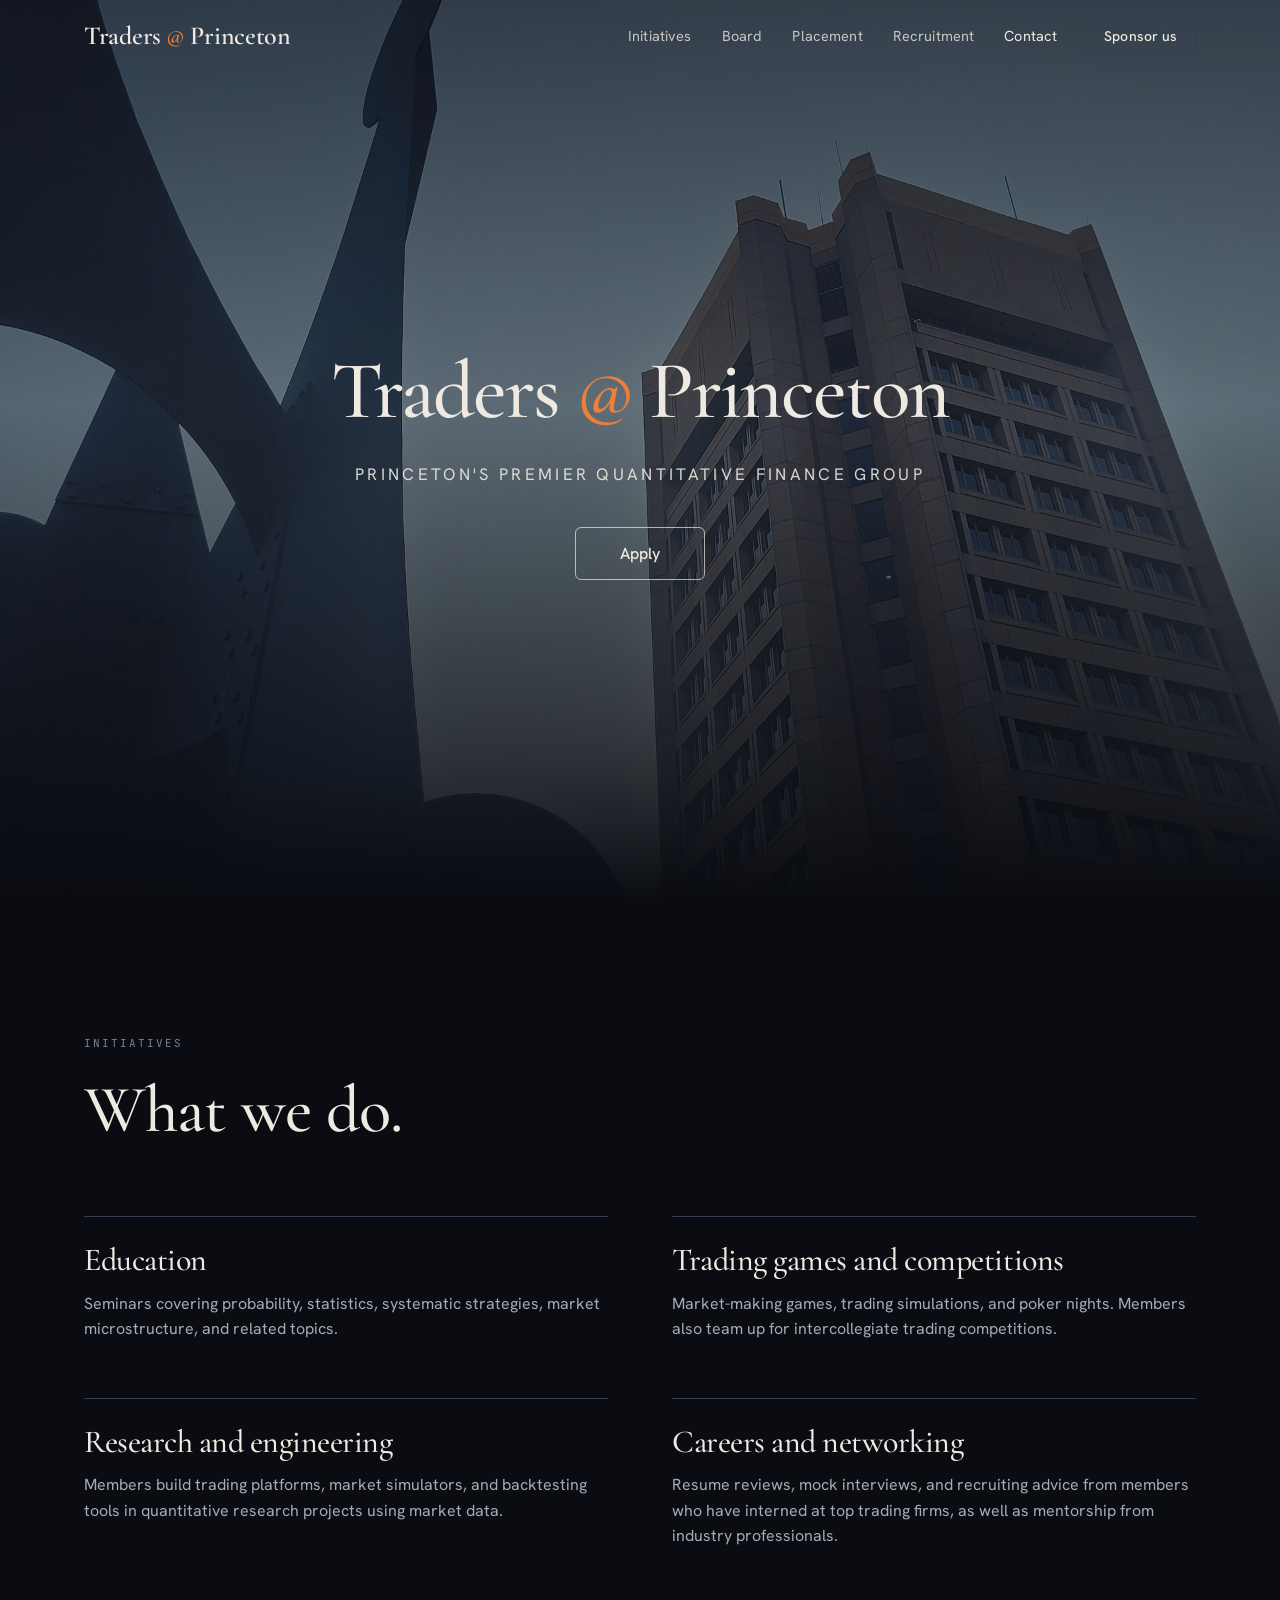
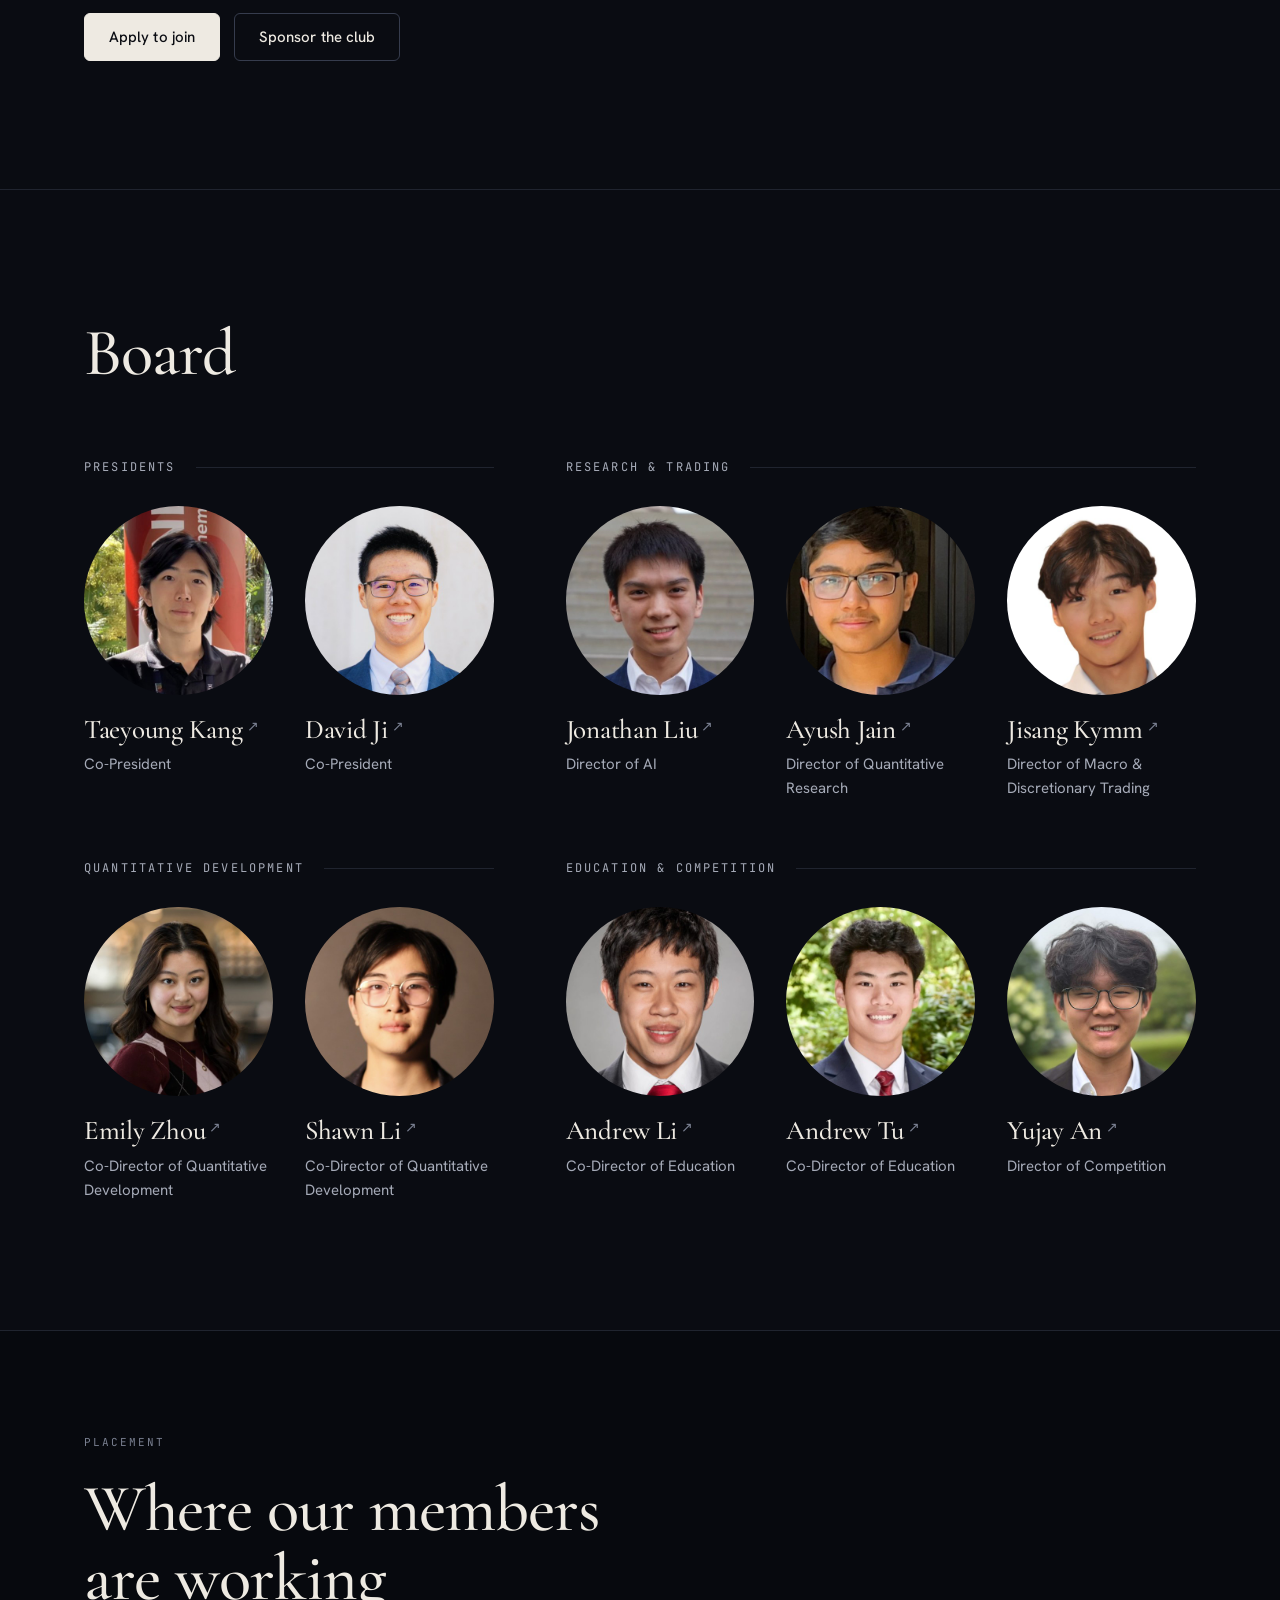
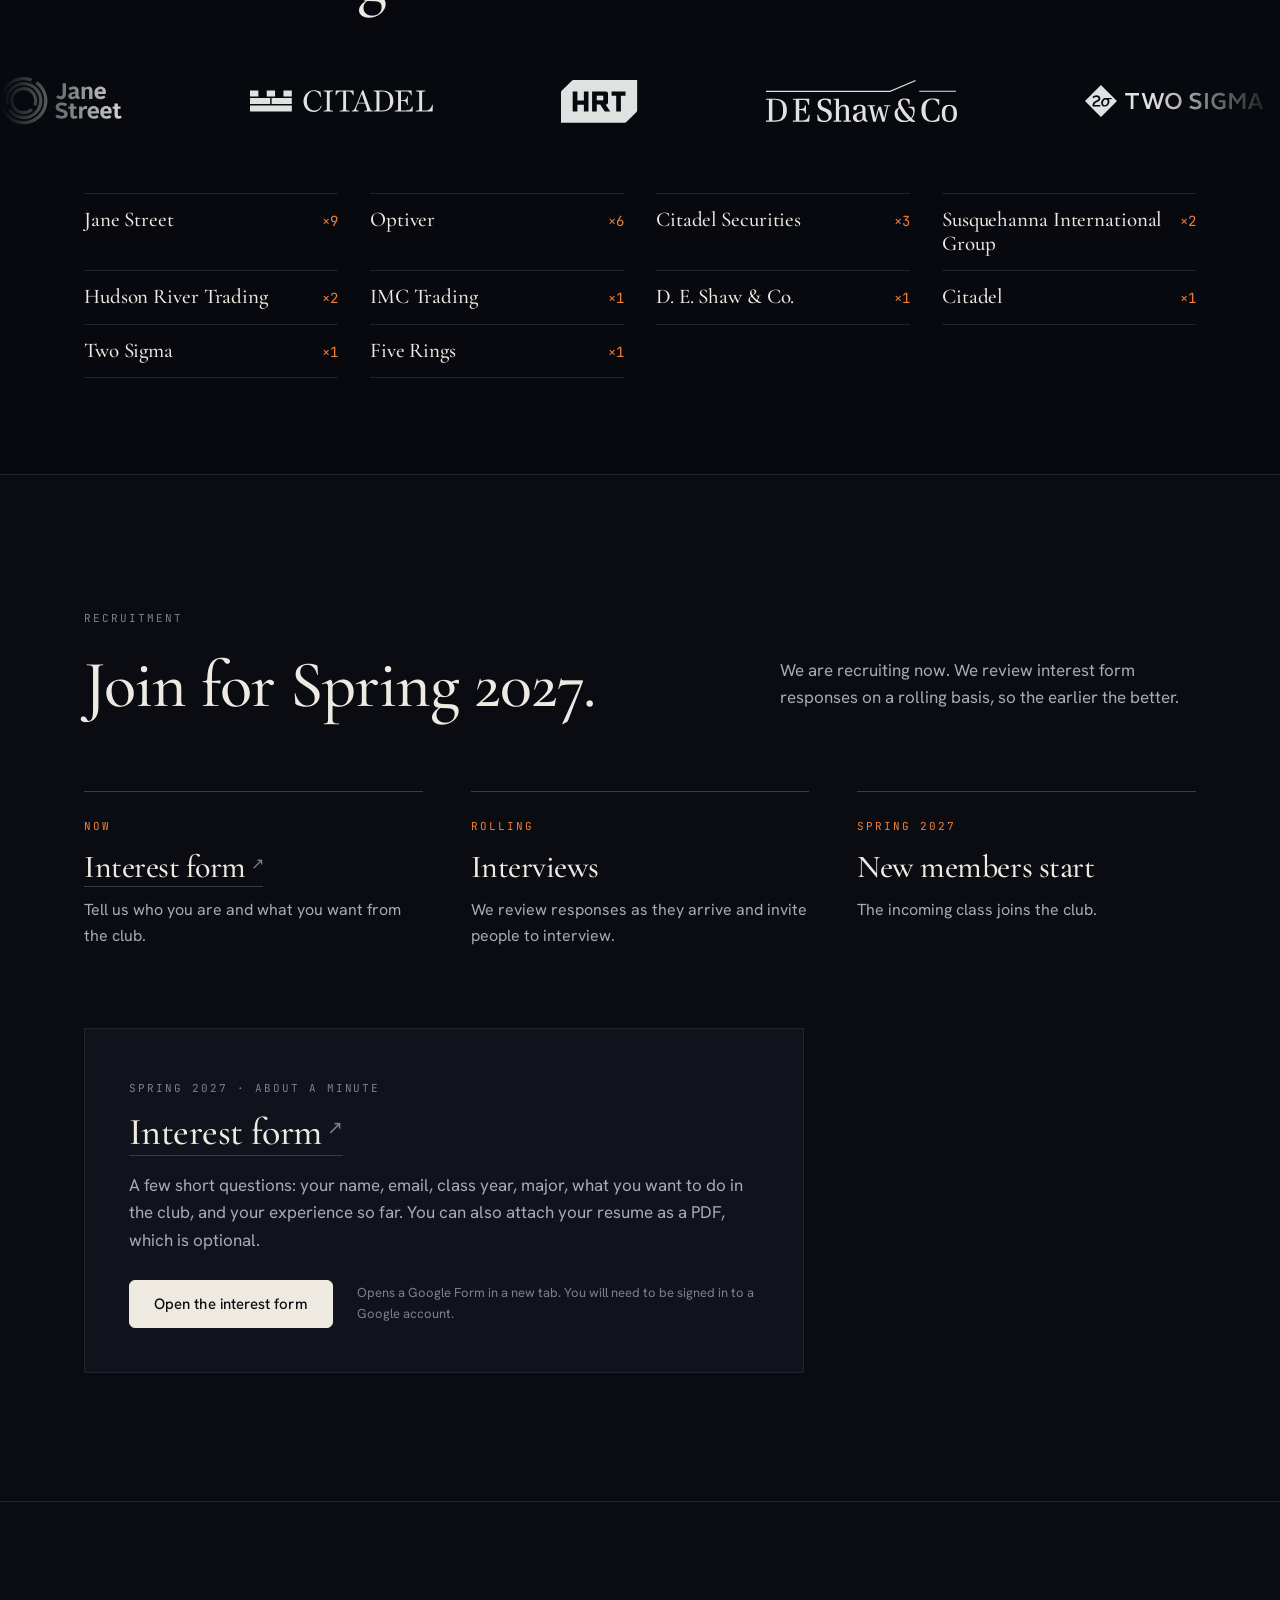
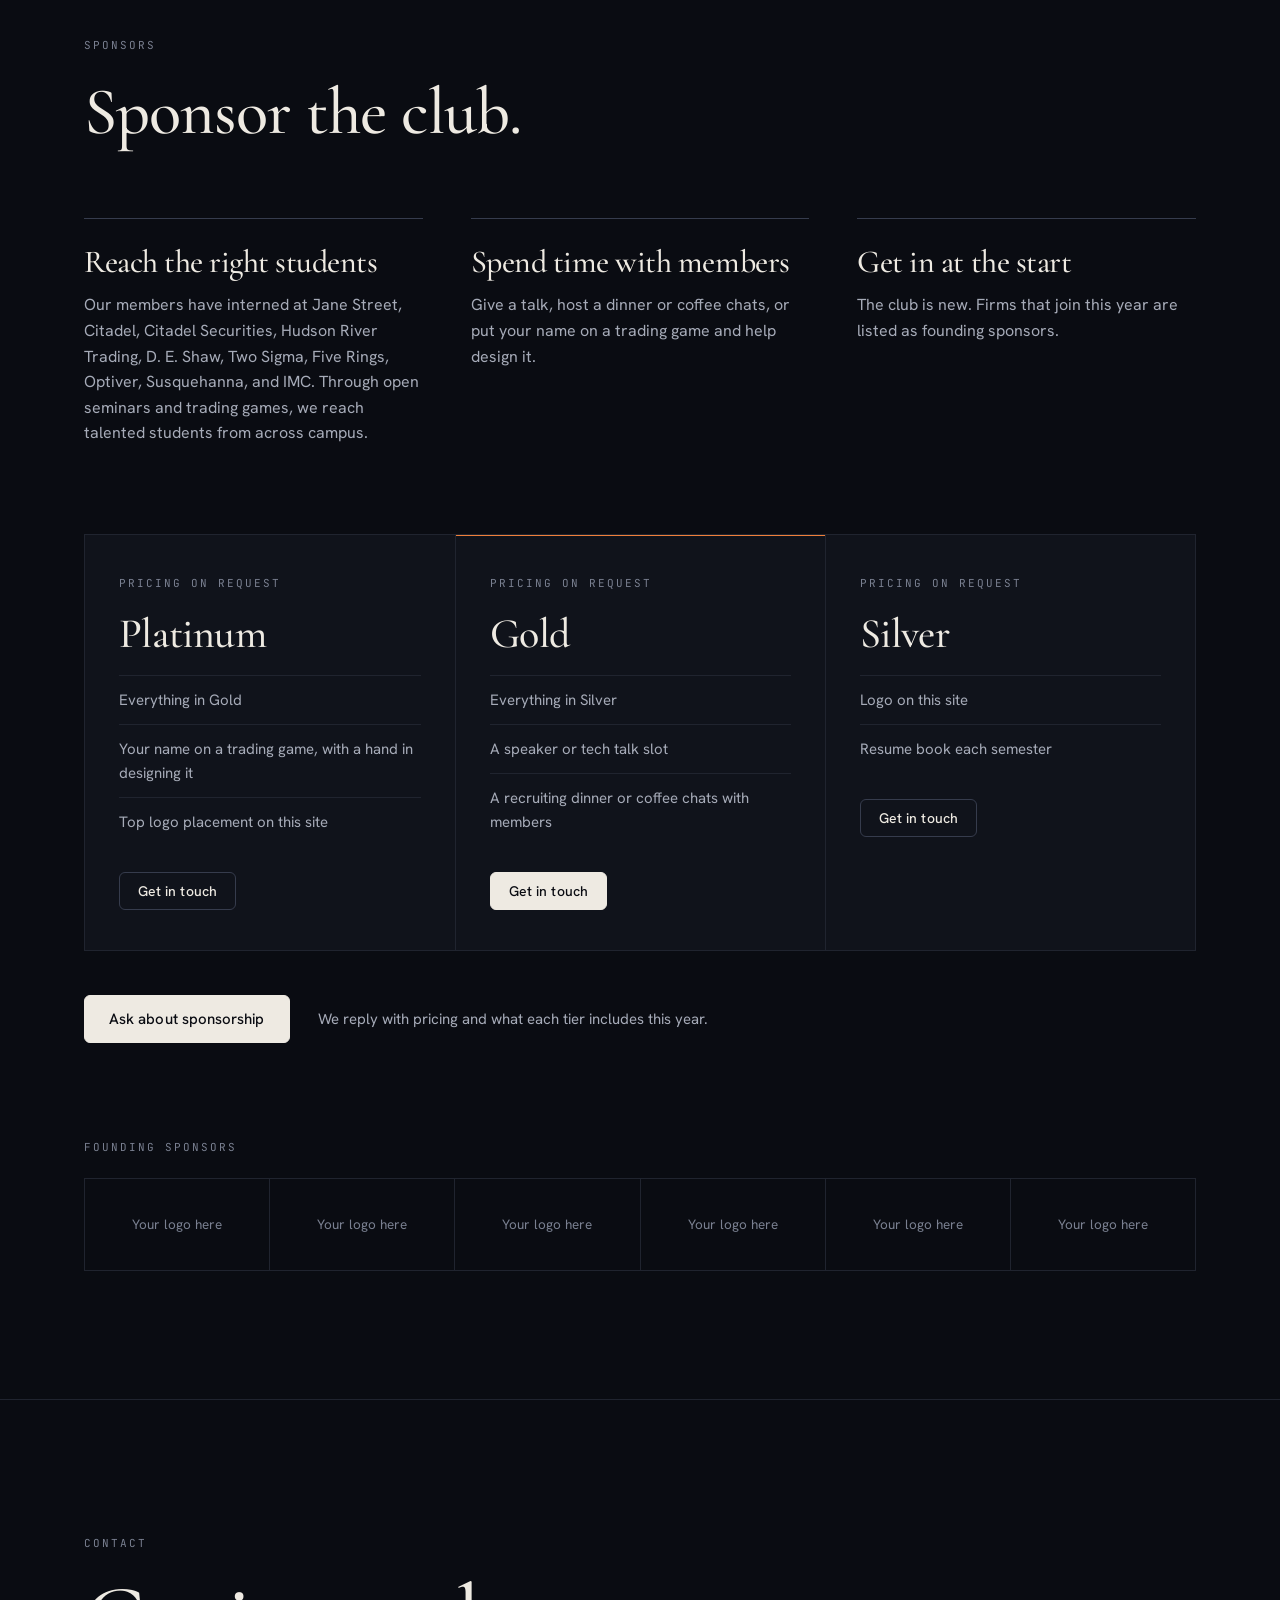
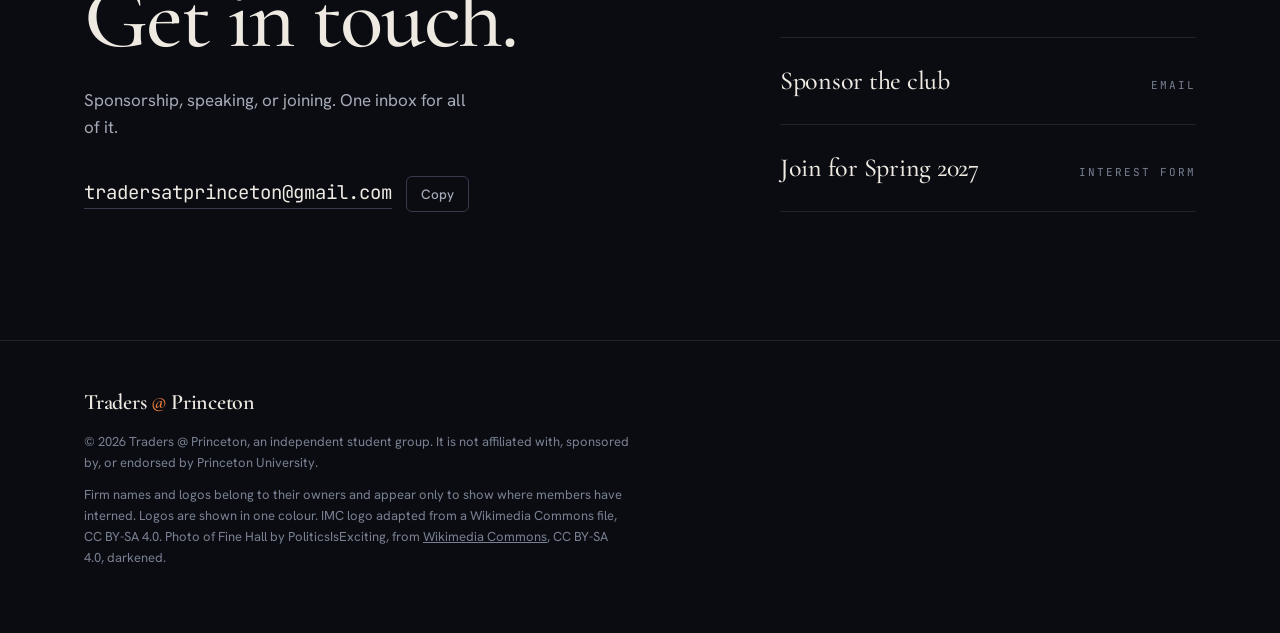
<file: index.html>
<!doctype html>
<html lang="en">
<head>
<meta charset="utf-8">
<meta name="viewport" content="width=device-width, initial-scale=1, viewport-fit=cover">
<title>Traders @ Princeton | Quantitative trading club at Princeton</title>
<link rel="canonical" href="https://tradersatprinceton.github.io/">
<meta name="claude:viewport-fit-sides" content="cover">
<meta name="description" content="Traders @ Princeton (Traders at Princeton) is Princeton's premier student-run trading club, built around developing skills through education and trading games.">
<meta name="theme-color" content="#0A0C12">
<meta property="og:type" content="website">
<meta property="og:url" content="https://tradersatprinceton.github.io/">
<meta property="og:site_name" content="Traders @ Princeton">
<meta property="og:image" content="https://tradersatprinceton.github.io/images/share.jpg">
<meta property="og:image:width" content="1200">
<meta property="og:image:height" content="630">
<meta property="og:image:alt" content="Traders @ Princeton, Princeton's premier quantitative finance group">
<meta name="twitter:card" content="summary_large_image">
<meta name="twitter:image" content="https://tradersatprinceton.github.io/images/share.jpg">
<meta property="og:title" content="Traders @ Princeton">
<meta property="og:description" content="Traders @ Princeton is Princeton's premier student-run trading club, built around developing skills through education and trading games.">
<link rel="icon" href="favicon-48.png" type="image/png" sizes="48x48">
<link rel="icon" href="favicon.png" type="image/png" sizes="192x192">
<link rel="apple-touch-icon" href="apple-touch-icon.png">
<link rel="preconnect" href="https://fonts.googleapis.com">
<link rel="preconnect" href="https://fonts.gstatic.com" crossorigin>
<link rel="stylesheet" href="https://fonts.googleapis.com/css2?family=Cormorant+Garamond:ital,wght@0,500;0,600;1,500&family=Hanken+Grotesk:wght@400;500;600&family=JetBrains+Mono:wght@400;500&display=swap">
<link rel="stylesheet" href="styles.css?v=20261110f">
<script type="application/ld+json">
{
  "@context": "https://schema.org",
  "@graph": [
    {
      "@type": "WebSite",
      "@id": "https://tradersatprinceton.github.io/#website",
      "url": "https://tradersatprinceton.github.io/",
      "name": "Traders @ Princeton",
      "alternateName": ["Traders at Princeton", "TradersAtPrinceton"]
    },
    {
      "@type": "Organization",
      "@id": "https://tradersatprinceton.github.io/#org",
      "url": "https://tradersatprinceton.github.io/",
      "name": "Traders @ Princeton",
      "alternateName": "Traders at Princeton",
      "description": "Student-run quantitative trading club at Princeton. Not affiliated with Princeton University.",
      "email": "tradersatprinceton@gmail.com",
      "image": "https://tradersatprinceton.github.io/images/share.jpg",
      "logo": "https://tradersatprinceton.github.io/brand/linkedin-logo.png"
    }
  ]
}
</script>
</head>
<body>

<nav class="nav">
  <div class="wrap">
    <a class="brand" href="#top" aria-label="Traders at Princeton, home">Traders<span class="at">@</span>Princeton</a>
    <ul class="nav-links" id="navLinks">
      <li><a href="#initiatives">Initiatives</a></li>
      <li><a href="#team">Board</a></li>
      <li><a href="#placement">Placement</a></li>
      <li><a href="#recruitment">Recruitment</a></li>
      <li><a href="#contact">Contact</a></li>
      <li class="nav-cta-item"><a href="#sponsors">Sponsor us</a></li>
    </ul>
    <a class="btn btn-sm" href="#sponsors">Sponsor us</a>
    <button class="menu-btn" id="menuBtn" type="button" aria-label="Menu" aria-expanded="false" aria-controls="navLinks"><svg width="20" height="20" viewBox="0 0 24 24" fill="none" stroke="currentColor" stroke-width="1.6" stroke-linecap="round" aria-hidden="true"><path d="M4 8h16M4 16h16"/></svg></button>
  </div>
</nav>

<header class="hero" id="top">
  <div class="wrap">
    <h1>Traders <span class="at">@</span> Princeton</h1>
    <p class="lede">Princeton's premier quantitative finance group</p>
    <a class="btn btn-lg" href="#recruitment">Apply</a>
  </div>
</header>

<section id="initiatives">
  <div class="wrap">
    <div class="sec-head">
      <div><span class="label">Initiatives</span><h2>What we do.</h2></div>
    </div>
    <div class="cols cols-2">
      <article class="col">
        <h3>Education</h3>
        <p>Seminars covering probability, statistics, systematic strategies, market microstructure, and related topics.</p>
      </article>
      <article class="col">
        <h3>Trading games and competitions</h3>
        <p>Market-making games, trading simulations, and poker nights. Members also team up for intercollegiate trading competitions.</p>
      </article>
      <article class="col">
        <h3>Research and engineering</h3>
        <p>Members build trading platforms, market simulators, and backtesting tools in quantitative research projects using market data.</p>
      </article>
      <article class="col">
        <h3>Careers and networking</h3>
        <p>Resume reviews, mock interviews, and recruiting advice from members who have interned at top trading firms, as well as mentorship from industry professionals.</p>
      </article>
    </div>
    <div class="cta-row">
      <a class="btn btn-solid" href="#recruitment">Apply to join</a>
      <a class="btn" href="#sponsors">Sponsor the club</a>
    </div>
  </div>
</section>

<section id="team">
  <div class="wrap">
    <div class="sec-head">
      <div><h2>Board</h2></div>
    </div>
    <div class="team-groups">
      <div class="team-group" style="--n: 2">
        <h3 class="team-head">Presidents</h3>
        <div class="team">
          <div class="member"><img class="avatar" src="team/taeyoung.jpg" alt="Taeyoung Kang" width="480" height="480" loading="lazy"><b><a href="https://www.linkedin.com/in/taeyoung-kang-074913188/" target="_blank" rel="noopener">Taeyoung Kang</a></b><span>Co-President</span></div>
          <div class="member"><img class="avatar" src="team/david.jpg" alt="David Ji" width="480" height="480" loading="lazy"><b><a href="https://www.linkedin.com/in/dj0677/" target="_blank" rel="noopener">David Ji</a></b><span>Co-President</span></div>
        </div>
      </div>
      <div class="team-group" style="--n: 3">
        <h3 class="team-head">Research &amp; Trading</h3>
        <div class="team">
          <div class="member"><img class="avatar" src="team/jonathan.jpg" alt="Jonathan Liu" width="480" height="480" loading="lazy"><b><a href="https://www.linkedin.com/in/28-jonathan-liu/" target="_blank" rel="noopener">Jonathan Liu</a></b><span>Director of AI</span></div>
          <div class="member"><img class="avatar" src="team/ayush.jpg" alt="Ayush Jain" width="480" height="480" loading="lazy"><b><a href="https://www.linkedin.com/in/ayush-jain-b56324314/" target="_blank" rel="noopener">Ayush Jain</a></b><span>Director of Quantitative Research</span></div>
          <div class="member"><img class="avatar" src="team/jisang.jpg" alt="Jisang Kymm" width="480" height="480" loading="lazy"><b><a href="https://www.linkedin.com/in/jisangkymm/" target="_blank" rel="noopener">Jisang Kymm</a></b><span>Director of Macro &amp; Discretionary Trading</span></div>
        </div>
      </div>
      <div class="team-group" style="--n: 2">
        <h3 class="team-head">Quantitative Development</h3>
        <div class="team">
          <div class="member"><img class="avatar" src="team/emily.jpg" alt="Emily Zhou" width="480" height="480" loading="lazy"><b><a href="https://www.linkedin.com/in/zhou-emily/" target="_blank" rel="noopener">Emily Zhou</a></b><span>Co-Director of Quantitative Development</span></div>
          <div class="member"><img class="avatar" src="team/shawn.jpg" alt="Shawn Li" width="480" height="480" loading="lazy"><b><a href="https://www.linkedin.com/in/shawnli14/" target="_blank" rel="noopener">Shawn Li</a></b><span>Co-Director of Quantitative Development</span></div>
        </div>
      </div>
      <div class="team-group" style="--n: 3">
        <h3 class="team-head">Education &amp; Competition</h3>
        <div class="team">
          <div class="member"><img class="avatar" src="team/andrew.jpg" alt="Andrew Li" width="480" height="480" loading="lazy"><b><a href="https://www.linkedin.com/in/andrew-li-53bb95374/" target="_blank" rel="noopener">Andrew Li</a></b><span>Co-Director of Education</span></div>
          <div class="member"><img class="avatar" src="team/andrew-tu.jpg" alt="Andrew Tu" width="480" height="480" loading="lazy"><b><a href="https://www.linkedin.com/in/a2t2/" target="_blank" rel="noopener">Andrew Tu</a></b><span>Co-Director of Education</span></div>
          <div class="member"><img class="avatar" src="team/yujay.jpg" alt="Yujay An" width="480" height="480" loading="lazy"><b><a href="https://www.linkedin.com/in/yujayan13/" target="_blank" rel="noopener">Yujay An</a></b><span>Director of Competition</span></div>
        </div>
      </div>
    </div>
  </div>
</section>

<section id="placement" class="placement">
  <div class="wrap">
    <div class="sec-head">
      <div><span class="label">Placement</span><h2>Where our members are working</h2></div>
    </div>
  </div>
  <div class="tape-logos">
    <ul class="tape-track">
      <li><img src="logos/jane-street.svg" alt="Jane Street" style="--h: 60"></li>
      <li><img src="logos/citadel.svg" alt="Citadel" style="--h: 30"></li>
      <li><img src="logos/hrt.svg" alt="Hudson River Trading" style="--h: 54"></li>
      <li><img src="logos/de-shaw.svg" alt="D. E. Shaw" style="--h: 52"></li>
      <li><img src="logos/two-sigma.svg" alt="Two Sigma" style="--h: 40"></li>
      <li><img src="logos/optiver.svg" alt="Optiver" style="--h: 60"></li>
      <li><img src="logos/citadel-securities.svg" alt="Citadel Securities" style="--h: 26"></li>
      <li><img src="logos/five-rings.svg" alt="Five Rings" style="--h: 92"></li>
      <li><img src="logos/susquehanna.png" alt="Susquehanna International Group" style="--h: 29"></li>
      <li><img src="logos/imc.png" alt="IMC Trading" style="--h: 48"></li>
      <li class="dup" aria-hidden="true"><img src="logos/jane-street.svg" alt="" style="--h: 60"></li>
      <li class="dup" aria-hidden="true"><img src="logos/citadel.svg" alt="" style="--h: 30"></li>
      <li class="dup" aria-hidden="true"><img src="logos/hrt.svg" alt="" style="--h: 54"></li>
      <li class="dup" aria-hidden="true"><img src="logos/de-shaw.svg" alt="" style="--h: 52"></li>
      <li class="dup" aria-hidden="true"><img src="logos/two-sigma.svg" alt="" style="--h: 40"></li>
      <li class="dup" aria-hidden="true"><img src="logos/optiver.svg" alt="" style="--h: 60"></li>
      <li class="dup" aria-hidden="true"><img src="logos/citadel-securities.svg" alt="" style="--h: 26"></li>
      <li class="dup" aria-hidden="true"><img src="logos/five-rings.svg" alt="" style="--h: 92"></li>
      <li class="dup" aria-hidden="true"><img src="logos/susquehanna.png" alt="" style="--h: 29"></li>
      <li class="dup" aria-hidden="true"><img src="logos/imc.png" alt="" style="--h: 48"></li>
      <li class="dup" aria-hidden="true"><img src="logos/jane-street.svg" alt="" style="--h: 60"></li>
      <li class="dup" aria-hidden="true"><img src="logos/citadel.svg" alt="" style="--h: 30"></li>
      <li class="dup" aria-hidden="true"><img src="logos/hrt.svg" alt="" style="--h: 54"></li>
      <li class="dup" aria-hidden="true"><img src="logos/de-shaw.svg" alt="" style="--h: 52"></li>
      <li class="dup" aria-hidden="true"><img src="logos/two-sigma.svg" alt="" style="--h: 40"></li>
      <li class="dup" aria-hidden="true"><img src="logos/optiver.svg" alt="" style="--h: 60"></li>
      <li class="dup" aria-hidden="true"><img src="logos/citadel-securities.svg" alt="" style="--h: 26"></li>
      <li class="dup" aria-hidden="true"><img src="logos/five-rings.svg" alt="" style="--h: 92"></li>
      <li class="dup" aria-hidden="true"><img src="logos/susquehanna.png" alt="" style="--h: 29"></li>
      <li class="dup" aria-hidden="true"><img src="logos/imc.png" alt="" style="--h: 48"></li>
      <li class="dup" aria-hidden="true"><img src="logos/jane-street.svg" alt="" style="--h: 60"></li>
      <li class="dup" aria-hidden="true"><img src="logos/citadel.svg" alt="" style="--h: 30"></li>
      <li class="dup" aria-hidden="true"><img src="logos/hrt.svg" alt="" style="--h: 54"></li>
      <li class="dup" aria-hidden="true"><img src="logos/de-shaw.svg" alt="" style="--h: 52"></li>
      <li class="dup" aria-hidden="true"><img src="logos/two-sigma.svg" alt="" style="--h: 40"></li>
      <li class="dup" aria-hidden="true"><img src="logos/optiver.svg" alt="" style="--h: 60"></li>
      <li class="dup" aria-hidden="true"><img src="logos/citadel-securities.svg" alt="" style="--h: 26"></li>
      <li class="dup" aria-hidden="true"><img src="logos/five-rings.svg" alt="" style="--h: 92"></li>
      <li class="dup" aria-hidden="true"><img src="logos/susquehanna.png" alt="" style="--h: 29"></li>
      <li class="dup" aria-hidden="true"><img src="logos/imc.png" alt="" style="--h: 48"></li>
    </ul>
  </div>
  <div class="wrap">
    <ul class="placements">
      <li><b>Jane Street</b><span>×9</span></li>
      <li><b>Optiver</b><span>×6</span></li>
      <li><b>Citadel Securities</b><span>×3</span></li>
      <li><b>Susquehanna International Group</b><span>×2</span></li>
      <li><b>Hudson River Trading</b><span>×2</span></li>
      <li><b>IMC Trading</b><span>×1</span></li>
      <li><b>D. E. Shaw &amp; Co.</b><span>×1</span></li>
      <li><b>Citadel</b><span>×1</span></li>
      <li><b>Two Sigma</b><span>×1</span></li>
      <li><b>Five Rings</b><span>×1</span></li>
    </ul>
  </div>
</section>

<section id="recruitment">
  <div class="wrap">
    <div class="sec-head">
      <div><span class="label">Recruitment</span><h2>Join for Spring 2027.</h2></div>
      <p>We are recruiting now. We review interest form responses on a rolling basis, so the earlier the better.</p>
    </div>
    <div class="cols">
      <div class="col"><span class="label status">Now</span><h3><a class="ext" href="https://docs.google.com/forms/d/e/1FAIpQLSdWCQ6qUjNdAXVaPpLFkkcOemLwVpTTpOC_-UpIBg8AmkwWUw/viewform" target="_blank" rel="noopener">Interest form</a></h3><p>Tell us who you are and what you want from the club.</p></div>
      <div class="col"><span class="label status">Rolling</span><h3>Interviews</h3><p>We review responses as they arrive and invite people to interview.</p></div>
      <div class="col"><span class="label status">Spring 2027</span><h3>New members start</h3><p>The incoming class joins the club.</p></div>
    </div>
    <div class="join" id="join">
      <div><span class="label">Spring 2027 · About a minute</span><h3><a class="ext" href="https://docs.google.com/forms/d/e/1FAIpQLSdWCQ6qUjNdAXVaPpLFkkcOemLwVpTTpOC_-UpIBg8AmkwWUw/viewform" target="_blank" rel="noopener">Interest form</a></h3></div>
      <p>A few short questions: your name, email, class year, major, what you want to do in the club, and your experience so far. You can also attach your resume as a PDF, which is optional.</p>
      <div class="join-actions">
        <a class="btn btn-solid" href="https://docs.google.com/forms/d/e/1FAIpQLSdWCQ6qUjNdAXVaPpLFkkcOemLwVpTTpOC_-UpIBg8AmkwWUw/viewform" target="_blank" rel="noopener">Open the interest form</a>
        <span class="join-hint">Opens a Google Form in a new tab. You will need to be signed in to a Google account.</span>
      </div>
    </div>
  </div>
</section>

<section id="sponsors">
  <div class="wrap">
    <div class="sec-head">
      <div><span class="label">Sponsors</span><h2>Sponsor the club.</h2></div>
    </div>
    <div class="cols">
      <div class="col"><h3>Reach the right students</h3><p>Our members have interned at Jane Street, Citadel, Citadel Securities, Hudson River Trading, D. E. Shaw, Two Sigma, Five Rings, Optiver, Susquehanna, and IMC. Through open seminars and trading games, we reach talented students from across campus.</p></div>
      <div class="col"><h3>Spend time with members</h3><p>Give a talk, host a dinner or coffee chats, or put your name on a trading game and help design it.</p></div>
      <div class="col"><h3>Get in at the start</h3><p>The club is new. Firms that join this year are listed as founding sponsors.</p></div>
    </div>
    <div class="tiers">
      <article class="tier">
        <span class="label">Pricing on request</span>
        <div class="name">Platinum</div>
        <ul><li>Everything in Gold</li><li>Your name on a trading game, with a hand in designing it</li><li>Top logo placement on this site</li></ul>
        <a class="btn btn-sm" href="#contact">Get in touch</a>
      </article>
      <article class="tier featured">
        <span class="label">Pricing on request</span>
        <div class="name">Gold</div>
        <ul><li>Everything in Silver</li><li>A speaker or tech talk slot</li><li>A recruiting dinner or coffee chats with members</li></ul>
        <a class="btn btn-sm btn-solid" href="#contact">Get in touch</a>
      </article>
      <article class="tier">
        <span class="label">Pricing on request</span>
        <div class="name">Silver</div>
        <ul><li>Logo on this site</li><li>Resume book each semester</li></ul>
        <a class="btn btn-sm" href="#contact">Get in touch</a>
      </article>
    </div>
    <div class="cta-row">
      <a class="btn btn-solid" href="#contact">Ask about sponsorship</a>
      <span>We reply with pricing and what each tier includes this year.</span>
    </div>
    <span class="label wall-title">Founding sponsors</span>
    <div class="logos">
      <div class="logo">Your logo here</div>
      <div class="logo">Your logo here</div>
      <div class="logo">Your logo here</div>
      <div class="logo">Your logo here</div>
      <div class="logo">Your logo here</div>
      <div class="logo">Your logo here</div>
    </div>
  </div>
</section>

<section id="contact">
  <div class="wrap">
    <div class="contact">
      <div>
        <span class="label">Contact</span>
        <h2>Get in touch.</h2>
        <p class="intro">Sponsorship, speaking, or joining. One inbox for all of it.</p>
        <div class="email"><code id="emailClub"><a href="mailto:tradersatprinceton@gmail.com">tradersatprinceton@gmail.com</a></code><button class="copy" type="button" data-copy="emailClub">Copy</button></div>
      </div>
      <div class="routes">
        <a href="mailto:tradersatprinceton@gmail.com?subject=Sponsorship"><b>Sponsor the club</b><span class="label">Email</span></a>
        <a href="#join"><b>Join for Spring 2027</b><span class="label">Interest form</span></a>
      </div>
    </div>
  </div>
</section>

<footer>
  <div class="wrap">
    <div><span class="brand">Traders<span class="at">@</span>Princeton</span></div>
    <p class="disc">© 2026 Traders @ Princeton, an independent student group. It is not affiliated with, sponsored by, or endorsed by Princeton University.</p>
    <p class="disc">Firm names and logos belong to their owners and appear only to show where members have interned. Logos are shown in one colour. IMC logo adapted from a Wikimedia Commons file, CC BY-SA 4.0. Photo of Fine Hall by PoliticsIsExciting, from <a href="https://commons.wikimedia.org/wiki/File:Fine_Hall,_Princeton.jpg" target="_blank" rel="noopener">Wikimedia Commons</a>, CC BY-SA 4.0, darkened.</p>
  </div>
</footer>

<script src="site.js?v=20261110f"></script>
</body>
</html>
</file>
<file: styles.css>
/* Layout: one quiet column of ruled sections under a full-width typographic hero.
   Tone: confident but relaxed. Near-black ground, warm white type, a serif display face,
   hairline rules in place of cards, and orange for emphasis. Normal-case buttons and plain wording
   keep it from feeling stiff. Single dark theme by design. */
:root {
  --bg: #0A0C12;
  --bg-2: #0D1017;
  --panel: #10131B;
  --line: #20242F;
  --line-2: #363C4D;
  --ink: #EEEAE2;
  --ink-2: #A6ABB8;
  --ink-3: #7A8091;
  --accent: #EE7F3A;
  --bid: #45B384;
  --ask: #DC5F56;
  --bid-bar: rgba(69,179,132,.16);
  --ask-bar: rgba(220,95,86,.16);
  --term-bg: #07090E;
  --font-display: "Cormorant Garamond", "Iowan Old Style", "Palatino Linotype", Georgia, serif;
  --font-body: "Hanken Grotesk", "Helvetica Neue", Helvetica, Arial, sans-serif;
  --font-mono: "JetBrains Mono", "SF Mono", Menlo, Consolas, monospace;
  color-scheme: dark;
}

* { box-sizing: border-box; }
html { scroll-behavior: smooth; background: var(--bg); }
body { margin: 0; background: var(--bg); color: var(--ink); font-family: var(--font-body); font-size: 17px; line-height: 1.6; -webkit-font-smoothing: antialiased; }
body::before { content: ""; position: fixed; inset: 0 0 auto; height: env(safe-area-inset-top, 0px); z-index: 10; background: var(--bg); }
h1, h2, h3 { margin: 0; font-family: var(--font-display); font-weight: 500; line-height: 1.04; letter-spacing: -0.015em; text-wrap: balance; }
p { margin: 0; }
a { color: inherit; }
img { max-width: 100%; }
:focus-visible { outline: 1px solid var(--accent); outline-offset: 4px; }
.wrap { max-width: 1160px; margin: 0 auto; padding-left: max(24px, env(safe-area-inset-left, 0px)); padding-right: max(24px, env(safe-area-inset-right, 0px)); }
.label { font-family: var(--font-mono); font-size: 11px; font-weight: 400; letter-spacing: .18em; text-transform: uppercase; color: var(--ink-3); }
/* In-page links land with each section's heading a steady gap below the fixed nav */
section { scroll-margin-top: 0; }
@media (max-width: 860px) { section { scroll-margin-top: 40px; } }

/* Buttons */
.btn { display: inline-flex; align-items: center; justify-content: center; padding: 13px 24px; border: 1px solid var(--line-2); border-radius: 6px; background: transparent; color: var(--ink); font: 500 15px var(--font-body); letter-spacing: .005em; text-decoration: none; cursor: pointer; transition: background .2s, color .2s, border-color .2s; }
.btn:hover { border-color: var(--ink); }
.btn-solid { background: var(--ink); border-color: var(--ink); color: var(--bg); }
.btn-solid:hover { background: transparent; color: var(--ink); }
.btn-sm { padding: 9px 18px; font-size: 14px; }

/* Nav */
.nav { position: fixed; top: env(safe-area-inset-top, 0px); left: 0; right: 0; z-index: 9; border-bottom: 1px solid transparent; transition: background .3s, border-color .3s; }
.nav.scrolled, .nav.solid, .nav:has(.nav-links.open) { background: color-mix(in srgb, var(--bg) 88%, transparent); backdrop-filter: blur(12px); -webkit-backdrop-filter: blur(12px); border-bottom-color: var(--line); }
.nav .wrap { display: flex; align-items: center; gap: 28px; min-height: 72px; }
.brand { font-family: var(--font-display); font-size: 26px; font-weight: 600; letter-spacing: -0.01em; text-decoration: none; white-space: nowrap; }
.brand .at { color: var(--accent); font-style: italic; font-weight: 500; margin: 0 .2em; }
.nav-links { display: flex; gap: 30px; margin: 0 0 0 auto; padding: 0; list-style: none; }
.nav-links a { text-decoration: none; font-size: 14.5px; letter-spacing: .01em; color: color-mix(in srgb, var(--ink) 78%, transparent); transition: color .2s; }
.nav-links a:hover, .nav-links a.active { color: var(--ink); }
.nav-cta-item { display: none; }
.menu-btn { display: none; width: 44px; height: 44px; border: 1px solid var(--line-2); border-radius: 6px; background: transparent; color: var(--ink); cursor: pointer; align-items: center; justify-content: center; padding: 0; flex: none; }
@media (max-width: 960px) {
  .nav .wrap { gap: 14px; }
  .nav-links { display: none; position: absolute; top: 100%; left: 0; right: 0; flex-direction: column; gap: 0; margin: 0; background: var(--bg); border-bottom: 1px solid var(--line);
    padding: 6px max(24px, env(safe-area-inset-right, 0px)) 16px max(24px, env(safe-area-inset-left, 0px)); }
  .nav-links.open { display: flex; }
  .nav-links a { display: block; padding: 15px 0; font-size: 17px; border-bottom: 1px solid var(--line); }
  .nav-links li:last-child a { border-bottom: 0; }
  .nav .wrap > .btn { margin-left: auto; }
  .menu-btn { display: inline-flex; }
}
@media (max-width: 520px) {
  .nav .wrap > .btn { display: none; }
  .menu-btn { margin-left: auto; }
  .nav-cta-item { display: block; }
  .nav-links .nav-cta-item a { color: var(--accent); }
  .brand { font-size: 23px; }
}

/* Hero: full-screen photo of Fine Hall, darkened, with the name centred over it */
.hero { position: relative; isolation: isolate; display: grid; place-items: center; min-height: 100vh; min-height: 100svh; padding-block: 128px 96px; text-align: center; background: var(--bg) url("images/fine-hall.jpg") 62% 45% / cover no-repeat; }
.hero::before { content: ""; position: absolute; inset: 0; z-index: -1; background: linear-gradient(180deg, rgba(10,12,18,.7) 0%, rgba(10,12,18,.5) 45%, rgba(10,12,18,.82) 85%, var(--bg) 100%); }
.hero .wrap { display: grid; justify-items: center; gap: 30px; }
.hero h1 { font-size: clamp(46px, 6.4vw, 100px); line-height: .96; letter-spacing: -0.025em; }
.hero h1 .at { color: var(--accent); font-style: italic; }
.hero .lede { font-size: clamp(13px, 1.3vw, 17px); letter-spacing: .2em; text-transform: uppercase; color: color-mix(in srgb, var(--ink) 88%, transparent); }
.btn-lg { margin-top: 10px; padding: 15px 44px; font-size: 16px; border-color: color-mix(in srgb, var(--ink) 70%, transparent); }
@media (max-width: 860px) { .hero { padding-block: 112px 72px; } .hero .wrap { gap: 32px; } }

/* Placement: logo ticker over a compact list of firms */
.placement { padding-block: 96px; background: var(--term-bg); overflow: hidden; --logo-scale: .8; }
.placement .sec-head { margin-bottom: 52px; }
.placement .tape-logos { margin-bottom: 56px; }
.tape-logos { overflow: hidden; -webkit-mask-image: linear-gradient(90deg, transparent, #000 10%, #000 90%, transparent); mask-image: linear-gradient(90deg, transparent, #000 10%, #000 90%, transparent); }
.tape-track { list-style: none; margin: 0; padding: 0; display: flex; align-items: center; width: max-content; animation: marquee 104s linear infinite; }
.tape-track li { display: flex; align-items: center; margin-right: 128px; }
.tape-track img { display: block; width: auto; max-width: none; height: calc(var(--h) * var(--logo-scale, 1) * 1px); filter: brightness(0) invert(1); opacity: .88; transition: opacity .25s; }
.tape-track li:hover img { opacity: 1; }
.tape-logos:hover .tape-track { animation-play-state: paused; }
@keyframes marquee { to { transform: translateX(-50%); } }
@media (max-width: 640px) { .placement { --logo-scale: .6; } .placement .tape-logos { margin-bottom: 40px; } .tape-track li { margin-right: 68px; } .tape-track { animation-duration: 32s; } }

/* Sections */
section { padding-block: 128px; border-bottom: 1px solid var(--line); }
.sec-head { display: grid; grid-template-columns: 1.2fr .8fr; gap: 24px 72px; align-items: end; margin-bottom: 72px; }
.sec-head h2 { margin-top: 20px; font-size: clamp(40px, 5.2vw, 68px); }
.sec-head h2:first-child { margin-top: 0; }
.sec-head > p { color: var(--ink-2); max-width: 44ch; padding-bottom: 8px; }
@media (max-width: 860px) { section { padding-block: 80px; } .sec-head { grid-template-columns: 1fr; margin-bottom: 48px; } }

/* Three-column ruled items: programs, sponsor reasons, recruitment steps */
.cols { display: grid; grid-template-columns: repeat(3, 1fr); gap: 48px; }
.cols-2 { grid-template-columns: repeat(2, 1fr); gap: 56px 64px; }
#initiatives .cta-row { gap: 14px; margin-top: 64px; }
.col { min-width: 0; display: grid; gap: 14px; align-content: start; padding-top: 26px; border-top: 1px solid var(--line-2); }
.col h3 { font-size: 32px; }
.col p { font-size: 16px; color: var(--ink-2); }
.col .status { color: var(--accent); }
a.ext { text-decoration: none; border-bottom: 1px solid var(--line-2); transition: border-color .2s, color .2s; }
a.ext:hover { color: var(--accent); border-bottom-color: var(--accent); }
a.ext::after { content: "↗"; margin-left: .3em; font-family: var(--font-body); font-size: .5em; vertical-align: .5em; color: var(--ink-3); }
@media (max-width: 860px) { .cols { grid-template-columns: 1fr; gap: 40px; } }

/* Sponsor tiers */
.tiers { display: grid; grid-template-columns: repeat(3, 1fr); gap: 0; margin-top: 88px; border: 1px solid var(--line); }
.tier { min-width: 0; display: grid; gap: 20px; align-content: start; padding: 40px 34px; background: var(--panel); }
.tier + .tier { border-left: 1px solid var(--line); }
.tier.featured { box-shadow: inset 0 1px 0 var(--accent); }
.tier .name { font-family: var(--font-display); font-weight: 500; font-size: 42px; line-height: 1; letter-spacing: -0.015em; }
.tier ul { list-style: none; margin: 0; padding: 0; font-size: 15px; color: var(--ink-2); }
.tier li { padding: 12px 0; border-top: 1px solid var(--line); }
.tier .btn { justify-self: start; margin-top: 6px; }
.cta-row { display: flex; align-items: center; gap: 16px 28px; flex-wrap: wrap; margin-top: 44px; }
.cta-row span { font-size: 15px; color: var(--ink-2); }
.wall-title { display: block; margin-top: 96px; }
.logos { display: grid; grid-template-columns: repeat(auto-fill, minmax(160px, 1fr)); gap: 0; margin-top: 22px; border-top: 1px solid var(--line); border-left: 1px solid var(--line); }
.logo { height: 92px; display: grid; place-items: center; border-right: 1px solid var(--line); border-bottom: 1px solid var(--line); font-size: 13.5px; color: var(--ink-3); }
@media (max-width: 860px) { .tiers { grid-template-columns: 1fr; margin-top: 56px; } .tier + .tier { border-left: 0; border-top: 1px solid var(--line); } }

/* Leadership */
.team-groups { --g: 32px; --G: 72px; display: grid; grid-template-columns: calc((100% - var(--G) - 3 * var(--g)) / 5 * 2 + var(--g)) minmax(0, 1fr); gap: 60px var(--G); }
.team-head { display: flex; align-items: center; gap: 20px; margin-bottom: 30px; font-family: var(--font-mono); font-size: 12px; font-weight: 400; line-height: 1.4; letter-spacing: .18em; text-transform: uppercase; color: var(--ink-2); white-space: nowrap; }
.team-head::after { content: ""; flex: 1; height: 1px; background: var(--line); }
.team { display: grid; grid-template-columns: repeat(var(--n, 4), minmax(0, 1fr)); gap: 40px var(--g); }
.member { display: grid; gap: 8px; align-content: start; }
.avatar { display: block; width: 100%; height: auto; aspect-ratio: 1; object-fit: cover; border-radius: 50%; margin-bottom: 12px; }
.avatar.initials { display: grid; place-items: center; background: var(--panel); border: 1px solid var(--line-2); font-family: var(--font-display); font-size: 72px; letter-spacing: .02em; color: var(--ink-2); }
.member b { font-family: var(--font-display); font-weight: 500; font-size: 27px; line-height: 1.1; letter-spacing: -0.01em; }
.member span { font-size: 15px; color: var(--ink-2); }
.member b a { text-decoration: none; border-bottom: 1px solid transparent; transition: border-color .2s, color .2s; }
.member b a:hover { color: var(--accent); border-bottom-color: var(--accent); }
.member b a::after { content: "↗"; margin-left: .3em; font-family: var(--font-body); font-size: .5em; vertical-align: .5em; color: var(--ink-3); }
@media (max-width: 1140px) { .team-groups { --g: 24px; --G: 48px; } .member b { font-size: 23px; } .member span { font-size: 14px; } }
@media (max-width: 960px) { .team-groups { --g: 32px; grid-template-columns: minmax(0, 1fr); gap: 56px; } .team { grid-template-columns: repeat(4, minmax(0, 1fr)); } .member b { font-size: 27px; } .member span { font-size: 15px; } }
@media (max-width: 860px) { .team-groups { --g: 28px; } .team { grid-template-columns: repeat(3, minmax(0, 1fr)); } .member b { font-size: 25px; } }
@media (max-width: 640px) { .team-groups { --g: 20px; gap: 48px; } .team-head { gap: 14px; margin-bottom: 26px; font-size: 11px; letter-spacing: .14em; } .team { grid-template-columns: repeat(2, minmax(0, 1fr)); row-gap: 32px; } .member b { font-size: 23px; } .avatar.initials { font-size: 44px; } }

/* Join panel */
.join { scroll-margin-top: 112px; max-width: 720px; display: grid; gap: 20px; margin-top: 80px; padding: 44px; background: var(--panel); border: 1px solid var(--line); }
.join h3 { margin-top: 12px; font-size: 38px; }
.join > p { color: var(--ink-2); }
.join-actions { display: flex; align-items: center; gap: 14px 24px; flex-wrap: wrap; margin-top: 6px; }
.join-hint { flex: 1 1 240px; font-size: 13px; color: var(--ink-3); }
@media (max-width: 640px) { .join { padding: 28px 24px; margin-top: 56px; } }

/* Placement list */
.placements { display: grid; grid-template-columns: repeat(4, minmax(0, 1fr)); gap: 0 32px; margin: 0; padding: 0; list-style: none; }
.placements li { display: flex; align-items: baseline; justify-content: space-between; gap: 12px; padding: 14px 0; margin-top: -1px; border-block: 1px solid var(--line); }
.placements b { font-family: var(--font-display); font-weight: 500; font-size: 21px; line-height: 1.15; letter-spacing: -0.005em; }
.placements span { font-family: var(--font-mono); font-size: 14px; color: var(--accent); white-space: nowrap; }
@media (max-width: 860px) { .placement { padding-block: 72px; } .placements { grid-template-columns: repeat(2, minmax(0, 1fr)); gap: 0 24px; } .placements b { font-size: 19px; } }

/* Contact */
.contact { display: grid; grid-template-columns: 1.2fr .8fr; gap: 56px 72px; align-items: end; }
.contact h2 { margin-top: 20px; font-size: clamp(52px, 7vw, 96px); line-height: .96; letter-spacing: -0.025em; }
.contact .intro { margin-top: 26px; max-width: 40ch; color: var(--ink-2); }
.email { display: flex; align-items: center; gap: 14px; flex-wrap: wrap; margin-top: 34px; }
.email code { font-family: var(--font-mono); font-size: clamp(15px, 1.7vw, 19px); user-select: all; overflow-wrap: anywhere; }
.email code a { text-decoration: none; border-bottom: 1px solid var(--line-2); padding-bottom: 3px; transition: border-color .2s; }
.email code a:hover { border-color: var(--accent); }
.copy { padding: 8px 14px; border: 1px solid var(--line-2); border-radius: 6px; background: transparent; color: var(--ink-2); font: 500 13.5px var(--font-body); cursor: pointer; transition: border-color .2s, color .2s; }
.copy:hover { border-color: var(--ink); color: var(--ink); }
.routes { display: grid; border-bottom: 1px solid var(--line); }
.routes a { display: flex; align-items: baseline; justify-content: space-between; gap: 16px; padding: 22px 0; border-top: 1px solid var(--line); text-decoration: none; transition: padding .25s; }
.routes a:hover { padding-left: 10px; }
.routes b { font-family: var(--font-display); font-weight: 500; font-size: 26px; letter-spacing: -0.01em; }
@media (max-width: 860px) { .contact { grid-template-columns: 1fr; } }

footer { padding-block: 44px 64px; font-size: 13px; color: var(--ink-3); }
footer .wrap { display: grid; gap: 12px; }
footer .brand { font-size: 22px; color: var(--ink); }
footer .disc { max-width: 78ch; }

@media (prefers-reduced-motion: reduce) {
  html { scroll-behavior: auto; }
  .btn, .routes a { transition: none; }
  .tape-logos { -webkit-mask-image: none; mask-image: none; }
  .tape-track { animation: none; width: auto; flex-wrap: wrap; justify-content: center; gap: 28px 56px; padding-inline: 24px; }
  .tape-track li { margin-right: 0; }
  .tape-track li.dup { display: none; }
}
</file>
